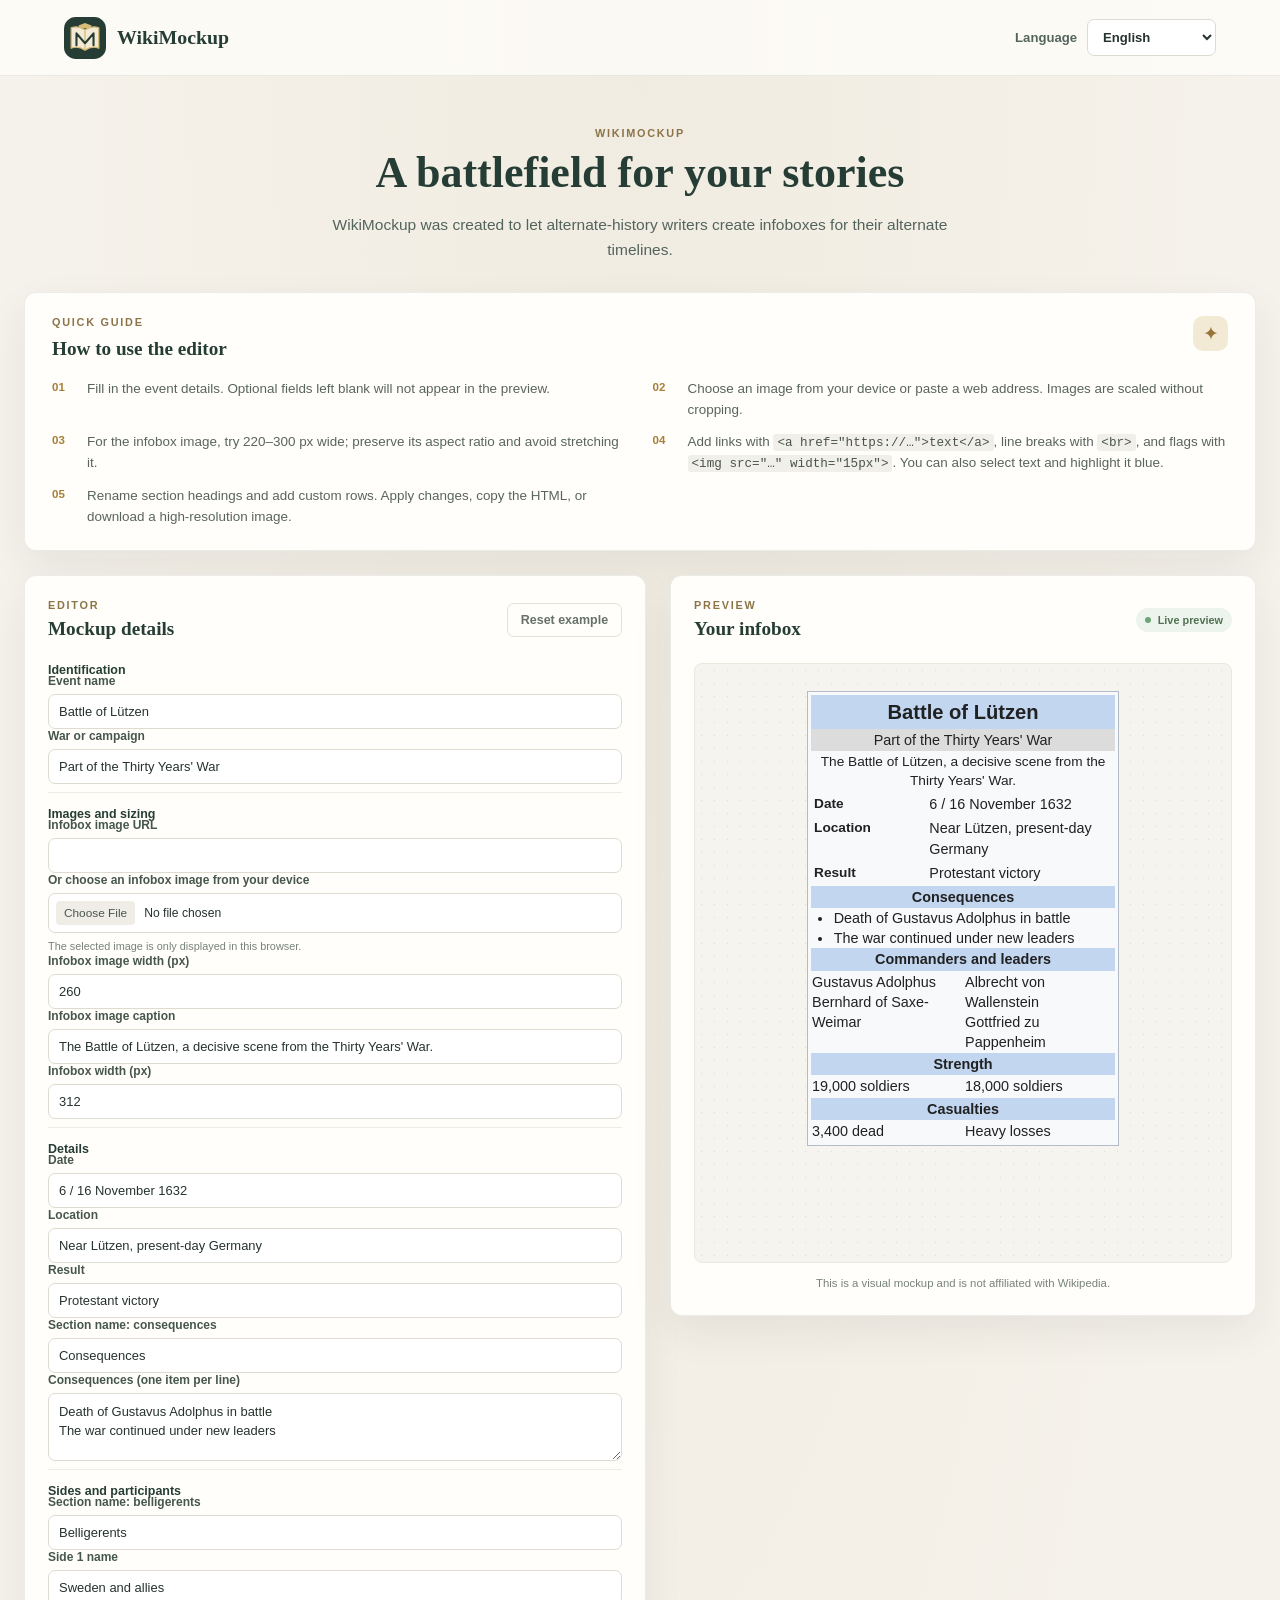
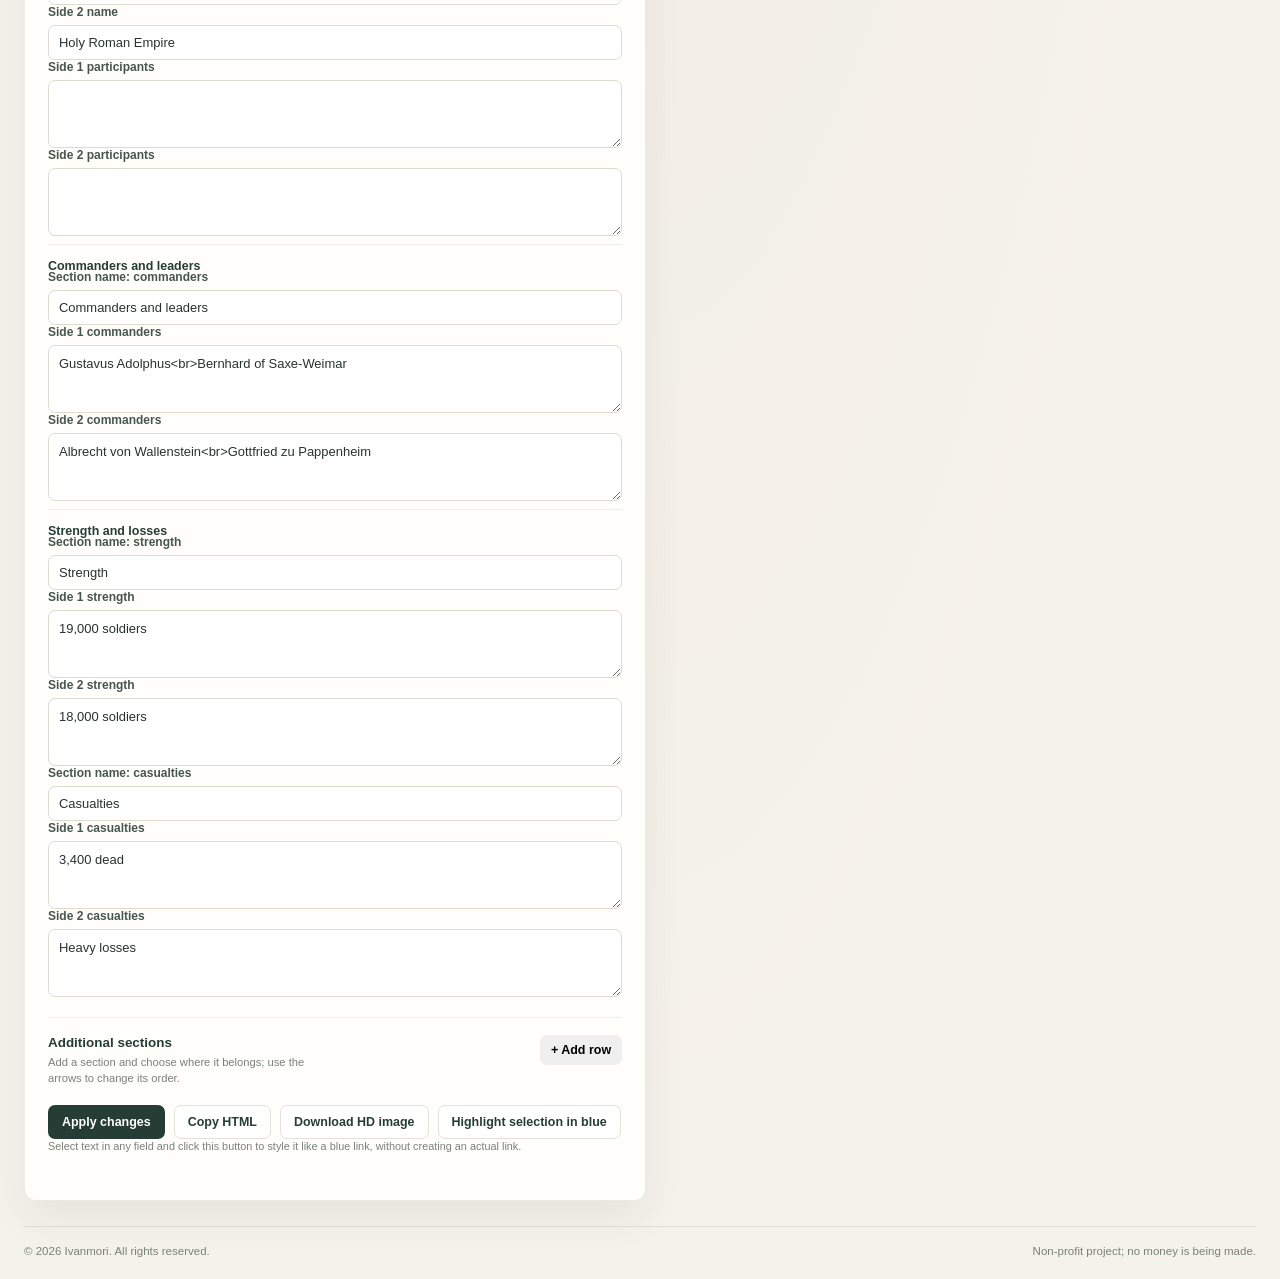
<file: index.html>
<!doctype html>
<html lang="en">
  <head>
    <meta
      property="og:title"
      content="Free Wikipedia-Style Infobox Generator"
    />

    <meta
      property="og:description"
      content="Create custom infoboxes for alternate history, fictional countries and military conflicts."
    />

    <meta
      property="og:image"
      content="https://ivanmori2.github.io/og-image.png"
    />

    <meta property="og:url" content="https://ivanmori2.github.io/" />

    <meta property="og:type" content="website" />
    <meta name="twitter:card" content="summary_large_image" />
    <meta
      name="google-site-verification"
      content="72pdKX4WJhRWy__2xKC6N1RAvBy4JLqFYjrh3YdlPBo"
    />
    <meta charset="utf-8" />
    <meta name="viewport" content="width=device-width, initial-scale=1" />
    <meta name="theme-color" content="#f5f2eb" />
    <meta
      name="description"
      content="Create custom Wikipedia-style infoboxes for alternate history, fictional countries, military conflicts and more. Free and easy to use."
    />
    <title>Free Wikipedia-Style Infobox Generator</title>
    <link rel="icon" type="image/svg+xml" href="favicon.svg" />
    <link rel="stylesheet" href="styles.css" />
    <script src="app.js" defer></script>
  </head>
  <body>
    <header class="site-header">
      <a class="brand" href="#" aria-label="WikiMockup">
        <img src="favicon.svg" alt="" width="42" height="42" />
        <span>WikiMockup</span>
      </a>
      <label class="language-picker">
        <span id="language-label">Language</span>
        <select id="language-select" aria-labelledby="language-label">
          <option value="es">Español</option>
          <option value="en" selected>English</option>
          <option value="ru">Русский</option>
          <option value="de">Deutsch</option>
          <option value="it">Italiano</option>
          <option value="fr">Français</option>
          <option value="pt">Português</option>
        </select>
      </label>
    </header>

    <main>
      <section class="intro">
        <p class="eyebrow">WIKIMOCKUP</p>
        <h1 id="page-title">A battlefield for your stories</h1>
        <p id="description">
          WikiMockup was created to let alternate-history writers create
          infoboxes for their alternate timelines.
        </p>
      </section>

      <section class="instructions" aria-labelledby="instructions-title">
        <div class="section-heading">
          <div>
            <p class="eyebrow" id="guide-eyebrow">QUICK GUIDE</p>
            <h2 id="instructions-title">How to use the editor</h2>
          </div>
          <span class="guide-icon" aria-hidden="true">✦</span>
        </div>
        <ol class="guide-list" id="guide-list">
          <li>
            Fill in the event details. Optional fields left blank will not
            appear in the preview.
          </li>
          <li>
            Choose an image from your device or paste a web address. Images are
            scaled without cropping.
          </li>
          <li>
            For the infobox image, try 220–300 px wide; preserve its aspect
            ratio and avoid stretching it.
          </li>
          <li>
            Add links with
            <code>&lt;a href="https://…"&gt;text&lt;/a&gt;</code>, line breaks
            with <code>&lt;br&gt;</code>, and flags with
            <code>&lt;img src="…" width="15px"&gt;</code>. You can also select
            text and highlight it blue.
          </li>
          <li>
            Rename section headings and add custom rows. Apply changes, copy the
            HTML, or download a high-resolution image.
          </li>
        </ol>
      </section>

      <div class="workspace">
        <section class="editor-panel" aria-labelledby="editor-title">
          <div class="panel-heading">
            <div>
              <p class="eyebrow" id="editor-eyebrow">EDITOR</p>
              <h2 id="editor-title">Mockup details</h2>
            </div>
            <button
              class="button button-subtle"
              id="reset-button"
              type="button"
            >
              Reset example
            </button>
          </div>
          <form id="mockup-form">
            <div id="editor-fields"></div>
            <section
              class="custom-editor"
              aria-labelledby="custom-editor-title"
            >
              <div class="custom-heading">
                <div>
                  <h3 id="custom-editor-title">Additional sections</h3>
                  <p id="custom-editor-help">
                    Add a section and choose where it belongs; use the arrows to
                    change its order.
                  </p>
                </div>
                <button
                  class="button button-small"
                  id="add-row-button"
                  type="button"
                >
                  + Add row
                </button>
              </div>
              <div id="custom-rows"></div>
            </section>
            <div class="form-actions">
              <button
                class="button button-primary"
                id="apply-button"
                type="button"
              >
                Apply changes
              </button>
              <button
                class="button button-secondary"
                id="copy-button"
                type="button"
              >
                Copy HTML
              </button>
              <button
                class="button button-secondary"
                id="download-button"
                type="button"
              >
                Download HD image
              </button>
              <button
                class="button button-secondary"
                id="highlight-button"
                type="button"
              >
                Highlight selection in blue
              </button>
            </div>
            <p class="field-hint" id="highlight-help">
              Select text in any field and click this button to style it like a
              blue link, without creating an actual link.
            </p>
            <p
              class="copy-status"
              id="copy-status"
              aria-live="polite"
              role="status"
            ></p>
          </form>
        </section>

        <section class="preview-panel" aria-labelledby="preview-title">
          <div class="panel-heading preview-heading">
            <div>
              <p class="eyebrow" id="preview-eyebrow">PREVIEW</p>
              <h2 id="preview-title">Your infobox</h2>
            </div>
            <span class="live-badge"
              ><span></span><span id="live-label">Live preview</span></span
            >
          </div>
          <div class="preview-stage">
            <div id="preview-output" class="preview-content">
              <div id="preview" class="wiki-box"></div>
            </div>
          </div>
          <p class="preview-note" id="preview-note">
            This is a visual mockup and is not affiliated with Wikipedia.
          </p>
        </section>
      </div>
    </main>

    <footer>
      <span id="footer-copy">© Ivanmori. All rights reserved.</span>
      <span id="footer-note">Non-profit project; no money is being made.</span>
    </footer>
  </body>
</html>
</file>
<file: styles.css>
:root {
  color-scheme: light;
  --ink: #263d35;
  --ink-soft: #53645d;
  --muted: #78827b;
  --paper: #f5f2eb;
  --card: #fffefa;
  --line: #e6e1d6;
  --accent: #b28a43;
  --accent-pale: #f3ead5;
  --shadow: 0 16px 42px rgba(37, 48, 41, .07);
  font-family: "DM Sans", "Segoe UI", sans-serif;
}

* { box-sizing: border-box; }

body {
  margin: 0;
  background:
    radial-gradient(ellipse at 50% 0, rgba(232, 224, 204, .34), transparent 38rem),
    var(--paper);
  color: #242d28;
  min-width: 320px;
}

button, input, select, textarea { font: inherit; }
button { cursor: pointer; }

.site-header {
  height: 76px;
  padding: 0 max(5vw, calc((100vw - 1260px) / 2));
  display: flex;
  align-items: center;
  justify-content: space-between;
  border-bottom: 1px solid rgba(38, 61, 53, .09);
  background: rgba(255, 254, 250, .75);
}

.brand {
  display: inline-flex;
  align-items: center;
  gap: 11px;
  color: var(--ink);
  font-family: "Playfair Display", Georgia, serif;
  font-weight: 700;
  font-size: 1.24rem;
  text-decoration: none;
}

.brand img { display: block; }
.language-picker { display: flex; align-items: center; gap: 10px; color: var(--ink-soft); font-size: .82rem; font-weight: 600; }

select, input, textarea {
  border: 1px solid #dedbd1;
  border-radius: 7px;
  background: #fff;
  color: #27332d;
  outline: none;
}

select:focus, input:focus, textarea:focus {
  border-color: #9d8250;
  box-shadow: 0 0 0 3px rgba(178, 138, 67, .13);
}

.language-picker select { padding: 9px 31px 9px 11px; }

main { width: min(1260px, calc(100% - 48px)); margin: 0 auto; }

.intro { padding: 51px 0 29px; text-align: center; }
.eyebrow { margin: 0 0 9px; color: #8c7448; font-size: .68rem; font-weight: 700; letter-spacing: .16em; }
h1, h2, h3, p { margin-top: 0; }
.intro h1 { margin-bottom: 13px; color: var(--ink); font: 700 clamp(1.9rem, 3.5vw, 2.75rem)/1.15 "Playfair Display", Georgia, serif; }
.intro > p:last-child { max-width: 680px; margin: 0 auto; color: var(--ink-soft); font-size: .97rem; line-height: 1.65; }

.instructions, .editor-panel, .preview-panel {
  border: 1px solid rgba(38, 61, 53, .09);
  border-radius: 12px;
  background: var(--card);
  box-shadow: var(--shadow);
}

.instructions { padding: 23px 27px 22px; margin-bottom: 24px; }
.section-heading, .panel-heading, .custom-heading { display: flex; justify-content: space-between; align-items: center; gap: 14px; }
.section-heading { align-items: flex-start; }
.section-heading h2, .panel-heading h2 { margin: 0; color: var(--ink); font: 700 1.2rem/1.3 "Playfair Display", Georgia, serif; }
.guide-icon { display: grid; width: 35px; height: 35px; place-items: center; border-radius: 10px; background: var(--accent-pale); color: #96743a; font-size: 1.2rem; }
.guide-list { margin: 17px 0 0; padding: 0; list-style: none; display: grid; grid-template-columns: repeat(2, minmax(0, 1fr)); gap: 12px 25px; counter-reset: guide; }
.guide-list li { position: relative; min-height: 27px; padding-left: 35px; color: #59645e; font-size: .84rem; line-height: 1.55; counter-increment: guide; }
.guide-list li::before { content: counter(guide, decimal-leading-zero); position: absolute; left: 0; top: 0; color: #a77f37; font-weight: 700; font-size: .72rem; }
.guide-list strong { color: #34443c; }
.guide-list code { padding: 1px 4px; border-radius: 3px; background: #f1efe9; color: #49534d; font-size: .79rem; }

.workspace { display: grid; grid-template-columns: minmax(0, 1.03fr) minmax(0, .97fr); gap: 24px; align-items: start; }
.editor-panel, .preview-panel { padding: 23px; }
.panel-heading { margin-bottom: 21px; }
.panel-heading .eyebrow { margin-bottom: 6px; }
.button { border: 1px solid transparent; border-radius: 7px; padding: 9px 13px; font-size: .78rem; font-weight: 600; transition: background .16s ease, transform .16s ease, border-color .16s ease; }
.button:hover { transform: translateY(-1px); }
.button-subtle { border-color: var(--line); background: transparent; color: #66716a; }
.button-subtle:hover, .button-secondary:hover { border-color: #c6b994; background: #faf8f2; }
.button-small { padding: 7px 10px; white-space: nowrap; }
.button-primary { background: var(--ink); color: white; }
.button-primary:hover { background: #354f44; }
.button-secondary { border-color: var(--line); background: white; color: var(--ink); }

.field-grid { display: grid; grid-template-columns: repeat(2, minmax(0, 1fr)); gap: 14px 13px; }
.field { min-width: 0; display: flex; flex-direction: column; gap: 6px; }
.field.full { grid-column: 1 / -1; }
.field label, .field-label { color: #46564d; font-size: .75rem; font-weight: 600; }
.field input, .field textarea { width: 100%; padding: 9px 10px; font-size: .81rem; }
.field textarea { min-height: 68px; resize: vertical; line-height: 1.45; }
.field input[type="file"] { padding: 7px; font-size: .76rem; }
.field input[type="file"]::file-selector-button { margin-right: 9px; padding: 5px 8px; border: 0; border-radius: 4px; background: #efede6; color: #48564e; font-size: .74rem; }
.field-hint { color: var(--muted); font-size: .68rem; line-height: 1.4; }
.field-section { grid-column: 1 / -1; margin: 8px 0 -3px; padding-top: 14px; border-top: 1px solid #eeece5; color: var(--ink); font-size: .78rem; font-weight: 700; }
.field-section:first-child { margin-top: 0; padding-top: 0; border-top: 0; }

.custom-editor { margin-top: 20px; padding-top: 17px; border-top: 1px solid #eeece5; }
.custom-heading { align-items: flex-start; margin-bottom: 12px; }
.custom-heading h3 { margin: 0 0 4px; color: var(--ink); font-size: .84rem; }
.custom-heading p { max-width: 280px; margin: 0; color: var(--muted); font-size: .7rem; line-height: 1.45; }
.custom-row { display: grid; grid-template-columns: minmax(95px, .7fr) 1fr 1fr auto auto auto auto; gap: 7px; margin-bottom: 8px; }
.custom-row input, .custom-row select { min-width: 0; width: 100%; padding: 7px 8px; font-size: .72rem; }
.custom-row .custom-position { grid-column: 1 / 4; }
.move-row { border: 1px solid var(--line); border-radius: 6px; background: white; color: var(--ink); font-size: .82rem; }
.remove-row { border: 1px solid var(--line); border-radius: 6px; background: white; color: #8b5a4b; font-size: 1rem; }
.move-row:disabled { cursor: not-allowed; opacity: .4; }
.form-actions { display: flex; flex-wrap: wrap; gap: 9px; margin-top: 19px; }
.copy-status { min-height: 1em; margin: 9px 0 0; color: #476b53; font-size: .75rem; }
.copy-status[data-state="error"] { color: #a34a3b; }
.button:disabled { cursor: wait; opacity: .65; transform: none; }

.live-badge { display: inline-flex; align-items: center; gap: 7px; padding: 6px 9px; border-radius: 99px; background: #edf4ed; color: #527054; font-size: .68rem; font-weight: 600; white-space: nowrap; }
.live-badge > span:first-child { width: 6px; height: 6px; border-radius: 50%; background: #6fa477; }
.preview-stage { min-height: 600px; display: flex; align-items: flex-start; justify-content: center; padding: 27px 13px; border: 1px solid #ebe8df; border-radius: 8px; background-color: #f5f4ef; background-image: radial-gradient(#dedbd2 .75px, transparent .75px); background-size: 13px 13px; overflow: auto; }
.preview-content { display: flex; width: 100%; align-items: center; flex-direction: column; gap: 18px; }
.wiki-box { width: min(100%, 312px); align-self: center; border: 1px solid #b4bbc8; padding: 3px; background: #f8f9fa; color: #202122; font-family: sans-serif; font-size: 14.4px; line-height: 1.4; overflow-wrap: anywhere; }
.wiki-title { padding: 5px; background: #c3d6ef; color: #202122; text-align: center; font-size: 1.4em; font-weight: 700; line-height: 1.2; }
.wiki-subtitle { padding: 1px; background: #dcdcdc; color: #202122; text-align: center; font-size: 1em; }
.wiki-image-cell { padding: 1px; text-align: center; }
.wiki-image { display: block; max-width: 100%; max-height: 520px; height: auto; margin: 0 auto; object-fit: contain; }
.wiki-image-caption { padding: 1px; text-align: center; font-size: .95em; line-height: 1.4; }
.wiki-meta { width: 100%; border-collapse: separate; border-spacing: 2px; }
.wiki-meta th, .wiki-meta td { padding: 1px; border: 0; text-align: left; vertical-align: top; }
.wiki-meta th { width: 38%; font-size: .95em; font-weight: 700; }
.wiki-section { padding: 1px; background: #c3d6ef; color: #202122; text-align: center; font-size: 1em; font-weight: 700; line-height: 1.4; }
.wiki-columns { display: grid; grid-template-columns: 1fr 1fr; gap: 2px; }
.wiki-side { min-width: 0; padding: 1px; text-align: left; }
.wiki-side + .wiki-side { border: 0; }
.wiki-side-label { margin-bottom: 1px; color: #202122; font-size: .95em; font-weight: 700; text-align: left; }
.wiki-list { margin: 0; padding: 0 3px 0 1.5em; text-align: left; }
.wiki-list li { padding-left: 1px; }
.wiki-link { color: #0645ad; text-decoration: none; }
.wiki-empty { color: #72777d; }
.preview-note { margin: 12px 0 0; color: var(--muted); font-size: .71rem; line-height: 1.5; text-align: center; }
footer { width: min(1260px, calc(100% - 48px)); margin: 25px auto 0; padding: 18px 0 22px; border-top: 1px solid rgba(38, 61, 53, .1); display: flex; justify-content: space-between; gap: 20px; color: #78827b; font-size: .72rem; }

@media (max-width: 900px) {
  .workspace { grid-template-columns: 1fr; }
  .preview-stage { min-height: 460px; }
}

@media (max-width: 600px) {
  .site-header { height: 66px; padding: 0 18px; }
  .brand { gap: 8px; font-size: 1.08rem; }
  .brand img { width: 36px; height: 36px; }
  .language-picker { gap: 6px; font-size: .72rem; }
  .language-picker select { max-width: 138px; padding: 8px 25px 8px 8px; }
  main, footer { width: calc(100% - 30px); }
  .intro { padding: 39px 0 23px; }
  .intro h1 { font-size: 1.85rem; }
  .intro > p:last-child { font-size: .88rem; }
  .instructions, .editor-panel, .preview-panel { padding: 18px; }
  .guide-list { grid-template-columns: 1fr; gap: 10px; }
  .field-grid { grid-template-columns: 1fr; }
  .field.full, .field-section { grid-column: 1; }
  .custom-row { grid-template-columns: 1fr 1fr 32px 32px; }
  .custom-row input:first-child { grid-column: 1 / -1; }
  .custom-row input:nth-child(2) { grid-column: 1 / 3; }
  .custom-row input:nth-child(3) { grid-column: 3 / 5; }
  .custom-row .custom-position { grid-column: 1 / -1; }
  .custom-row .move-row, .custom-row .remove-row { grid-row: 4; }
  .custom-row .move-row:first-of-type { grid-column: 2; }
  .custom-row .move-row:nth-last-child(2) { grid-column: 3; }
  .custom-row .remove-row { grid-column: 4; }
  .preview-stage { min-height: 400px; padding: 16px 8px; }
  footer { flex-direction: column; gap: 5px; }
}
</file>
